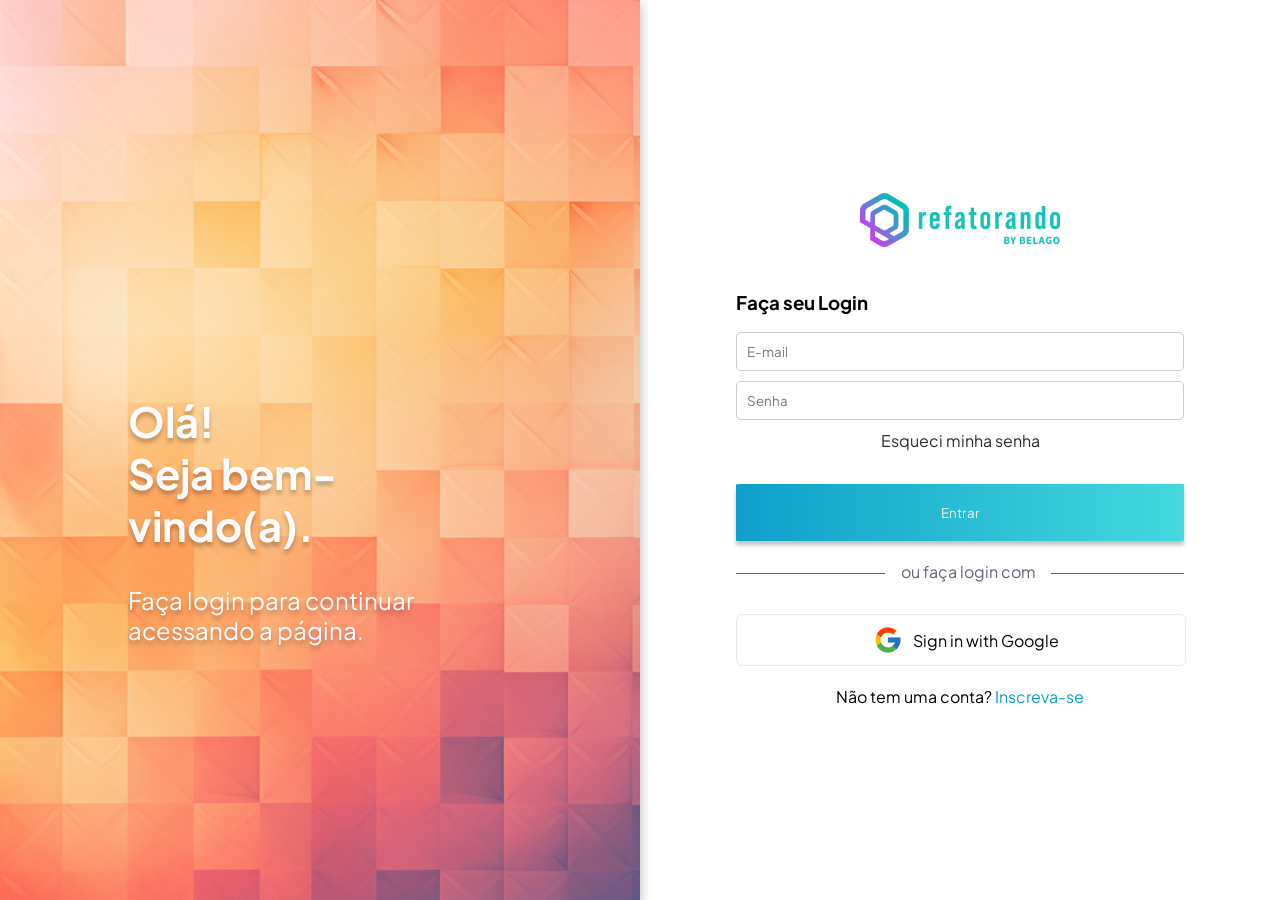
<file: projeto_login_refatorando/index.html>
<!DOCTYPE html>
<html lang="en">
<head>
    <meta charset="UTF-8">
    <meta name="viewport" content="width=device-width, initial-scale=1.0">
    <title>Login - Refatorando</title>
    <link rel="icon" href="https://cache.refatorando.com.br/wp-content/uploads/2023/05/Favicon_Refatorando-1-100x100.png" type="image/x-icon">
    <link rel="stylesheet" href="./style.css">
    <script src="./script.js"></script>
</head>
<body>
    <div class="container">
        <div class="sign-up-form">
            <div class="sign-up-form-content">
                <form id="sign-up">
                    <img src="./src/Logo_Horizontal_colorida_Refatorando_1.png" alt="logo refatorando" width="200" height="54.13">
                    <h3>Crie sua conta</h3>

                    <div id="sign-up-error-message" style="display: none; color: red;">
                    </div>

                    <input type="email" name="email" id="email" placeholder="E-mail">
                    <input type="text" name="name" id="name" placeholder="Nome">
                    <input type="password" name="password" id="password" placeholder="Digite uma senha">
                    <input type="password" name="password-confirmation" id="password-confirmation" placeholder="Repita sua senha">
                    <button type="submit">Enviar</button>
                </form>
                <span class="sign-up-form-login">Já tem uma conta? 
                    <a href="#">Voltar para o login</a>
                </span>
            </div>
        </div>
        <div class="login-text">
            <div class="login-text-content">
                <h2 id="ola">Olá!<br>
                Seja bem-vindo(a).</h2>
                <p>Faça login para continuar acessando a página.</p>
            </div>
        </div>
        <div class="login-form">
            <div><img src="./src/Logo_Horizontal_colorida_Refatorando_1.png" alt="logo refatorando" width="200" height="54.13"></div><br>
            <form id="login">
            
            <h3>Faça seu Login</h3>

            <div id="login-error-message" style="display: none; color: red;"></div>

            <input type="textbox" id="username" name="username" placeholder="E-mail"> <br>
            <input type="textbox" id="password" name="password" placeholder="Senha"> <br>
            <a href="#">Esqueci minha senha</a><br><br>
                

            <button type="submit">Entrar</button>
            <div class="login-form-divider">
                <div>ou faça login com</div>
            </div>

            <div id="google-container"> 
            <img src="./src/google.svg" alt="Google logo" width="30" height="30">    
            <span>Sign in with Google</span> 



            </div>
        
            <span class="login-form-subscribe">Não tem uma conta? <a href="#">Inscreva-se</a></span>
            
            </form>
        </div>
        
    </div>
</body>
</html>
</file>
<file: projeto_login_refatorando/style.css>
@import url('https://fonts.googleapis.com/css2?family=Plus+Jakarta+Sans:wght@200;400;700&family=Ubuntu&display=swap');

.container {
    display: flex;
    width: 100vw;
    height: 100vh;
}

*{
    font-family:"Plus Jakarta Sans", sans-serif;
}

body {
    display: flex;
    background-color: #fff;
    margin: 0;
}


@keyframes slide {
    0%{
        background-position: 0 0;
    }
    100%{
        background-position: 100% 0;
    }
}

.sign-up-form {
    display: flex;
    height: 40vh;
}


.login-text {
    height: 100vh;
    width: 50vw;
    color: rgba(253, 253, 255, 1);
    filter: drop-shadow(1px 4px 6px rgba(0,0,0,0.25));
    text-align: left;
    justify-items: center;
    align-self: stretch;
    background-image: url(./src/bg.png);
    background-position: right;
    background-size: cover;
    background-repeat: no-repeat;
    animation: slide linear 90s forwards alternate-reverse;
    animation-iteration-count: infinite;
    display: flex;
    justify-content: center;
}

h2 {
    font-size: 41.6px;
}

p {
    font-size: 24px;
    margin: 10px 0px;
}

.login-text-content, .sign-up-form-content {
    height: 164px;
    width: 30vw;
    margin-top: 40vh;
    justify-content: center;
    text-shadow: 0px 4px 4px rgba(0, 0, 0, 0.25);
    gap: 10px;
}

.login-form {
    height: 100vh;
    width: 50vw;
    display: flex;
    align-items: center;
    flex-direction: column;
    justify-content: center;
    align-self: stretch;
    text-align: center;
    flex: 1;
    display: flex;
}

.sign-up-form {
    display: none;
    justify-content: center;
    align-items: center;
    text-align: center;
    align-self: stretch;
    flex: 1;
}

input {
    width: 35vw;
    padding: 10px;
    margin-bottom: 10px;
    border-radius: 5px;
    border: solid 1px #ccc;
    box-sizing: border-box;
}



h3 {
    text-align: left;
}

.login-form a, .sign-up-content a, .sign-up-form-login a {
    text-decoration: none;
    cursor: pointer;
    margin-bottom: 25px;
    color: #2b2b2b;
    align-self: flex-end;
}

.login-form a:hover, 
.sign-up-content a:hover, 
.sign-up-form-login a:hover{
    color: #00B7BC;
}

button {
    background: linear-gradient(90deg, #0B9DCA -4.82%, #44d9de 100.35%);
    width: 35vw;
    padding: 20px;
    margin-bottom: 10px;
    margin-top: 12px;
    border-radius: 1%;
    color: #f8f2f2;
    border: none;
    box-shadow: 0px 4px 4px rgba(0, 0, 0, 0.25);
}

.login-form-divider {
    color: #626476;
    margin-bottom: 20px;
    border-bottom: solid 1px #626476;
    justify-content: center;
    text-align: center;
    display: block;    
}

.login-form-divider div {
    width: 150px;
    position: relative;
    top: 10px;
    text-align: center;
    background-color: #fff;
    left: calc(50% - 75px);
    padding: 0px 7.9px 1px 8.1px;
}

#google-container {
    display: flex;
    border: solid 1px rgba(234, 234, 234, 1);
    width: 100%;
    margin-bottom: 20px;
    margin-top: 40px;
    border-radius: 6px;
    font-size: 16px;
    align-items: center;
    justify-content: center;
    cursor: pointer;
    
}

#google-container img {
    margin: 10px;
    display: inline;
}

#google-container span:hover {
    color: #00B7BC;
}

.login-form-subscribe a, .sign-up-form-login a {
    color: #0B9DCA;
    padding: auto;
}

.sign-up-form-content span {
    justify-content: center;
}

.error {
    border-color: red !important;
}


@media only screen and (max-width: 768px) {
    .container {
        flex-direction: column;
    }

    .login-form {
        flex: 3;
    }

    .login-text-content, .sign-up-form-content {
        width: 90%;
    }

    .login-text-content h2 {
        font-size: 1.6rem;
    }



}
</file>
